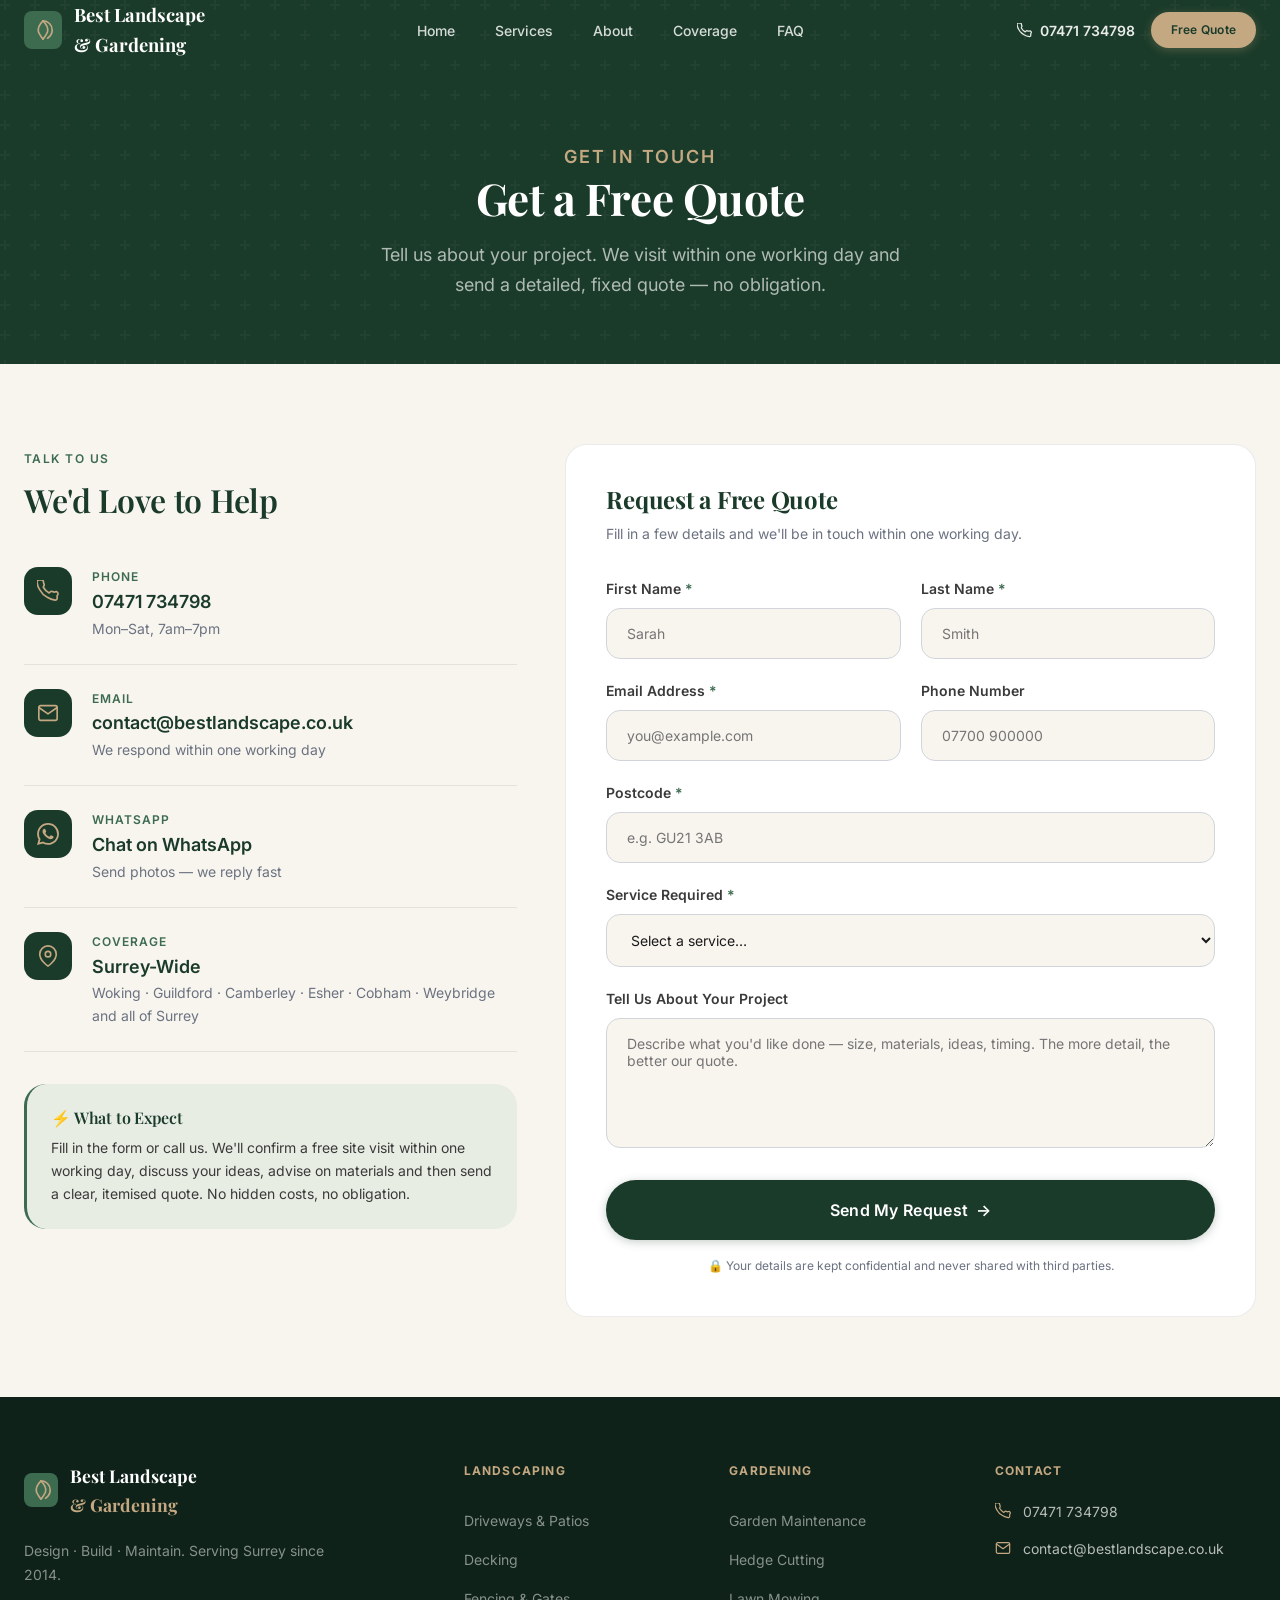
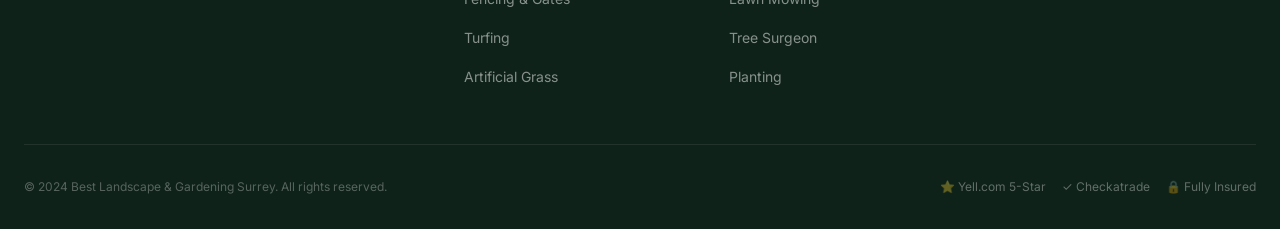
<file: contact.html>
<!DOCTYPE html>
<html lang="en-GB">
<head>
  <meta charset="UTF-8">
  <meta name="viewport" content="width=device-width, initial-scale=1.0">
  <title>Contact &amp; Free Quote | Best Landscape &amp; Gardening Surrey</title>
  <meta name="description" content="Get a free quote from Best Landscape & Gardening Surrey. Call 07471 734798, email or fill in the form — we respond within one working day.">
  <link rel="preconnect" href="https://fonts.googleapis.com">
  <link rel="preconnect" href="https://fonts.gstatic.com" crossorigin>
  <link href="https://fonts.googleapis.com/css2?family=Playfair+Display:ital,wght@0,600;0,700;0,900;1,600;1,700&family=Inter:wght@300;400;500;600&display=swap" rel="stylesheet">
  <link rel="stylesheet" href="css/styles.css">
  <link rel="icon" href="data:image/svg+xml,<svg xmlns='http://www.w3.org/2000/svg' viewBox='0 0 100 100'><rect width='100' height='100' rx='16' fill='%231B3B2A'/><text y='.9em' font-size='70' x='12'>🌿</text></svg>">
  <style>
    /* ─── CONTACT PAGE STYLES ─── */
    .contact-hero {
      background: var(--forest);
      padding: calc(var(--nav-h) + var(--sp-16)) 0 var(--sp-16);
      position: relative;
      overflow: hidden;
    }
    .contact-hero::after {
      content: '';
      position: absolute;
      inset: 0;
      background: url("data:image/svg+xml,%3Csvg width='60' height='60' viewBox='0 0 60 60' xmlns='http://www.w3.org/2000/svg'%3E%3Cg fill='%23ffffff' fill-opacity='0.03'%3E%3Cpath d='M36 34v-4h-2v4h-4v2h4v4h2v-4h4v-2h-4zm0-30V0h-2v4h-4v2h4v4h2V6h4V4h-4zM6 34v-4H4v4H0v2h4v4h2v-4h4v-2H6zM6 4V0H4v4H0v2h4v4h2V6h4V4H6z'/%3E%3C/g%3E%3C/svg%3E");
    }
    .contact-hero__inner {
      position: relative;
      z-index: 1;
      text-align: center;
    }
    .contact-hero h1 {
      color: var(--white);
      font-size: var(--sz-4xl);
      margin-bottom: var(--sp-4);
    }
    .contact-hero p {
      font-size: var(--sz-lg);
      color: rgba(255,255,255,0.65);
      max-width: 540px;
      margin: 0 auto;
    }

    .contact-grid {
      display: grid;
      grid-template-columns: 1fr 1.4fr;
      gap: var(--sp-12);
      align-items: start;
    }
    @media (max-width: 900px) {
      .contact-grid { grid-template-columns: 1fr; }
    }

    /* Info sidebar */
    .contact-info {}
    .contact-method {
      display: flex;
      align-items: flex-start;
      gap: var(--sp-5);
      padding: var(--sp-6) 0;
      border-bottom: 1px solid var(--border);
    }
    .contact-method:last-child { border-bottom: none; }
    .contact-method__icon {
      width: 48px;
      height: 48px;
      background: var(--forest);
      border-radius: var(--r-lg);
      display: flex;
      align-items: center;
      justify-content: center;
      flex-shrink: 0;
      color: var(--stone);
    }
    .contact-method__icon svg { width: 22px; height: 22px; }
    .contact-method__label {
      font-size: var(--sz-xs);
      font-weight: 600;
      letter-spacing: 0.08em;
      text-transform: uppercase;
      color: var(--moss);
      margin-bottom: var(--sp-1);
    }
    .contact-method__value {
      font-size: var(--sz-lg);
      font-weight: 600;
      color: var(--forest);
      margin-bottom: var(--sp-1);
    }
    .contact-method__value a {
      transition: color var(--dur-base);
    }
    .contact-method__value a:hover { color: var(--moss); }
    .contact-method__note {
      font-size: var(--sz-sm);
      color: var(--grey);
    }

    .response-box {
      background: var(--sage);
      border-radius: var(--r-xl);
      padding: var(--sp-6);
      margin-top: var(--sp-8);
      border-left: 3px solid var(--moss);
    }
    .response-box h4 {
      font-size: var(--sz-base);
      margin-bottom: var(--sp-2);
      color: var(--forest);
    }
    .response-box p {
      font-size: var(--sz-sm);
      color: var(--char-mid);
      line-height: 1.65;
    }

    /* Form */
    .contact-form-wrap {
      background: var(--white);
      border-radius: var(--r-xl);
      padding: var(--sp-10);
      box-shadow: var(--sh-lg);
      border: 1px solid var(--border);
    }
    .form-title {
      font-family: var(--ff-display);
      font-size: var(--sz-2xl);
      font-weight: 700;
      color: var(--forest);
      margin-bottom: var(--sp-2);
    }
    .form-sub {
      font-size: var(--sz-sm);
      color: var(--grey);
      margin-bottom: var(--sp-8);
    }

    .form-row {
      display: grid;
      grid-template-columns: 1fr 1fr;
      gap: var(--sp-5);
    }
    @media (max-width: 600px) {
      .form-row { grid-template-columns: 1fr; }
    }

    .form-group {
      display: flex;
      flex-direction: column;
      gap: var(--sp-2);
      margin-bottom: var(--sp-5);
    }
    .form-group:last-of-type { margin-bottom: 0; }

    .form-group label {
      font-size: var(--sz-sm);
      font-weight: 600;
      color: var(--char-mid);
    }
    .form-group label span {
      color: var(--moss);
    }

    .form-group input,
    .form-group select,
    .form-group textarea {
      width: 100%;
      padding: var(--sp-4) var(--sp-5);
      border: 1.5px solid var(--grey-light);
      border-radius: var(--r-lg);
      font-size: var(--sz-sm);
      color: var(--char);
      background: var(--cream);
      transition: border-color var(--dur-base), box-shadow var(--dur-base);
      outline: none;
      cursor: text;
    }
    .form-group input:focus,
    .form-group select:focus,
    .form-group textarea:focus {
      border-color: var(--moss);
      box-shadow: 0 0 0 3px rgba(61,107,80,0.12);
      background: var(--white);
    }
    .form-group textarea {
      resize: vertical;
      min-height: 130px;
    }
    .form-group select {
      cursor: none;
    }

    .form-submit {
      margin-top: var(--sp-8);
    }
    .form-submit .btn {
      width: 100%;
      justify-content: center;
      padding: var(--sp-5);
      font-size: var(--sz-base);
    }
    .form-note {
      font-size: var(--sz-xs);
      color: var(--grey);
      text-align: center;
      margin-top: var(--sp-4);
    }

    .form-success {
      display: none;
      background: rgba(61,107,80,0.08);
      border: 1px solid rgba(61,107,80,0.3);
      border-radius: var(--r-lg);
      padding: var(--sp-6);
      text-align: center;
      margin-top: var(--sp-8);
    }
    .form-success h4 {
      color: var(--moss);
      margin-bottom: var(--sp-2);
    }
    .form-success p {
      font-size: var(--sz-sm);
      color: var(--char-mid);
    }
  </style>
</head>
<body>
<div id="cursor-dot" aria-hidden="true"></div>
<div id="cursor-ring" aria-hidden="true"></div>

<!-- Nav (same as index) -->
<nav class="nav scrolled" id="main-nav" role="navigation" aria-label="Main navigation">
  <div class="container">
    <div class="nav__inner">
      <a href="index.html" class="nav__logo">
        <div class="nav__logo-mark">
          <svg viewBox="0 0 24 24" fill="none" stroke="currentColor" stroke-width="1.8" stroke-linecap="round" stroke-linejoin="round" color="#C4A882">
            <path d="M12 2a10 10 0 0 1 10 10c0 4-2 7-5 9"/>
            <path d="M12 2C8 6 6 10 7 14c1 3 3 5 5 8"/>
            <path d="M12 2c4 4 6 8 5 12-1 3-3 5-5 8"/>
          </svg>
        </div>
        <span>Best Landscape<br><span>&amp; Gardening</span></span>
      </a>
      <div class="nav__links">
        <a href="index.html"             class="nav__link">Home</a>
        <a href="services.html"          class="nav__link">Services</a>
        <a href="index.html#about"       class="nav__link">About</a>
        <a href="index.html#coverage"    class="nav__link">Coverage</a>
        <a href="index.html#faq"         class="nav__link">FAQ</a>
      </div>
      <div class="nav__actions">
        <a href="tel:07471734798" class="nav__phone">
          <svg viewBox="0 0 24 24" fill="none" stroke="currentColor" stroke-width="2" stroke-linecap="round" stroke-linejoin="round"><path d="M22 16.92v3a2 2 0 01-2.18 2 19.79 19.79 0 01-8.63-3.07A19.5 19.5 0 013.07 10.8 19.79 19.79 0 01.0 2.18 2 2 0 012 0h3a2 2 0 012 1.72c.127.96.361 1.903.7 2.81a2 2 0 01-.45 2.11L6.91 7.91a16 16 0 006.29 6.29l1.27-1.27a2 2 0 012.11-.45c.907.339 1.85.573 2.81.7A2 2 0 0122 16.92z"/></svg>
          07471 734798
        </a>
        <a href="contact.html" class="btn btn--stone btn--sm" aria-current="page">Free Quote</a>
      </div>
      <button class="nav__hamburger" id="nav-hamburger" aria-label="Toggle menu" aria-expanded="false" aria-controls="mobile-menu">
        <span></span><span></span><span></span>
      </button>
    </div>
  </div>
</nav>

<div class="mobile-menu" id="mobile-menu" aria-hidden="true">
  <nav class="mobile-menu__links">
    <a href="index.html"          class="mobile-menu__link">Home</a>
    <a href="services.html"       class="mobile-menu__link">Services</a>
    <a href="index.html#about"    class="mobile-menu__link">About</a>
    <a href="index.html#coverage" class="mobile-menu__link">Coverage</a>
    <a href="index.html#faq"      class="mobile-menu__link">FAQ</a>
    <a href="contact.html"        class="mobile-menu__link">Contact</a>
  </nav>
  <div class="mobile-menu__footer">
    <a href="tel:07471734798" class="mobile-menu__contact">📞 07471 734798</a>
    <a href="contact.html" class="btn btn--stone btn--lg" style="align-self:flex-start;">Get a Free Quote →</a>
  </div>
</div>

<!-- Hero -->
<section class="contact-hero">
  <div class="container">
    <div class="contact-hero__inner">
      <p class="eyebrow" style="color:var(--stone);">Get In Touch</p>
      <h1>Get a Free Quote</h1>
      <p>Tell us about your project. We visit within one working day and send a detailed, fixed quote — no obligation.</p>
    </div>
  </div>
</section>

<!-- Main Contact Section -->
<section class="section" style="background:var(--cream);">
  <div class="container">
    <div class="contact-grid">

      <!-- Info -->
      <div class="contact-info reveal--left">
        <p class="eyebrow">Talk to Us</p>
        <h2 style="font-size:var(--sz-3xl);margin-bottom:var(--sp-6);">We'd Love to Help</h2>

        <div class="contact-method">
          <div class="contact-method__icon">
            <svg viewBox="0 0 24 24" fill="none" stroke="currentColor" stroke-width="1.8" stroke-linecap="round" stroke-linejoin="round"><path d="M22 16.92v3a2 2 0 01-2.18 2 19.79 19.79 0 01-8.63-3.07A19.5 19.5 0 013.07 10.8 19.79 19.79 0 01.0 2.18 2 2 0 012 0h3a2 2 0 012 1.72c.127.96.361 1.903.7 2.81a2 2 0 01-.45 2.11L6.91 7.91a16 16 0 006.29 6.29l1.27-1.27a2 2 0 012.11-.45c.907.339 1.85.573 2.81.7A2 2 0 0122 16.92z"/></svg>
          </div>
          <div>
            <div class="contact-method__label">Phone</div>
            <div class="contact-method__value"><a href="tel:07471734798">07471 734798</a></div>
            <div class="contact-method__note">Mon–Sat, 7am–7pm</div>
          </div>
        </div>

        <div class="contact-method">
          <div class="contact-method__icon">
            <svg viewBox="0 0 24 24" fill="none" stroke="currentColor" stroke-width="1.8" stroke-linecap="round" stroke-linejoin="round"><path d="M4 4h16c1.1 0 2 .9 2 2v12c0 1.1-.9 2-2 2H4c-1.1 0-2-.9-2-2V6c0-1.1.9-2 2-2z"/><polyline points="22,6 12,13 2,6"/></svg>
          </div>
          <div>
            <div class="contact-method__label">Email</div>
            <div class="contact-method__value"><a href="mailto:contact@bestlandscape.co.uk">contact@bestlandscape.co.uk</a></div>
            <div class="contact-method__note">We respond within one working day</div>
          </div>
        </div>

        <div class="contact-method">
          <div class="contact-method__icon">
            <svg viewBox="0 0 24 24" fill="currentColor"><path d="M17.472 14.382c-.297-.149-1.758-.867-2.03-.967-.273-.099-.471-.148-.67.15-.197.297-.767.966-.94 1.164-.173.199-.347.223-.644.075-.297-.15-1.255-.463-2.39-1.475-.883-.788-1.48-1.761-1.653-2.059-.173-.297-.018-.458.13-.606.134-.133.298-.347.446-.52.149-.174.198-.298.298-.497.099-.198.05-.371-.025-.52-.075-.149-.669-1.612-.916-2.207-.242-.579-.487-.5-.669-.51-.173-.008-.371-.01-.57-.01-.198 0-.52.074-.792.372-.272.297-1.04 1.016-1.04 2.479 0 1.462 1.065 2.875 1.213 3.074.149.198 2.096 3.2 5.077 4.487.709.306 1.262.489 1.694.625.712.227 1.36.195 1.871.118.571-.085 1.758-.719 2.006-1.413.248-.694.248-1.289.173-1.413-.074-.124-.272-.198-.57-.347m-5.421 7.403h-.004a9.87 9.87 0 01-5.031-1.378l-.361-.214-3.741.982.998-3.648-.235-.374a9.86 9.86 0 01-1.51-5.26c.001-5.45 4.436-9.884 9.888-9.884 2.64 0 5.122 1.03 6.988 2.898a9.825 9.825 0 012.893 6.994c-.003 5.45-4.437 9.884-9.885 9.884m8.413-18.297A11.815 11.815 0 0012.05 0C5.495 0 .16 5.335.157 11.892c0 2.096.547 4.142 1.588 5.945L.057 24l6.305-1.654a11.882 11.882 0 005.683 1.448h.005c6.554 0 11.89-5.335 11.893-11.893a11.821 11.821 0 00-3.48-8.413z"/></svg>
          </div>
          <div>
            <div class="contact-method__label">WhatsApp</div>
            <div class="contact-method__value"><a href="https://wa.me/447471734798" target="_blank" rel="noopener">Chat on WhatsApp</a></div>
            <div class="contact-method__note">Send photos — we reply fast</div>
          </div>
        </div>

        <div class="contact-method">
          <div class="contact-method__icon">
            <svg viewBox="0 0 24 24" fill="none" stroke="currentColor" stroke-width="1.8" stroke-linecap="round" stroke-linejoin="round"><path d="M21 10c0 7-9 13-9 13s-9-6-9-13a9 9 0 0118 0z"/><circle cx="12" cy="10" r="3"/></svg>
          </div>
          <div>
            <div class="contact-method__label">Coverage</div>
            <div class="contact-method__value">Surrey-Wide</div>
            <div class="contact-method__note">Woking · Guildford · Camberley · Esher · Cobham · Weybridge and all of Surrey</div>
          </div>
        </div>

        <div class="response-box">
          <h4>⚡ What to Expect</h4>
          <p>Fill in the form or call us. We'll confirm a free site visit within one working day, discuss your ideas, advise on materials and then send a clear, itemised quote. No hidden costs, no obligation.</p>
        </div>
      </div>

      <!-- Form -->
      <div class="contact-form-wrap reveal--right">
        <h2 class="form-title">Request a Free Quote</h2>
        <p class="form-sub">Fill in a few details and we'll be in touch within one working day.</p>

        <form id="contact-form" novalidate>
          <div class="form-row">
            <div class="form-group">
              <label for="fname">First Name <span>*</span></label>
              <input type="text" id="fname" name="fname" placeholder="Sarah" autocomplete="given-name" required>
            </div>
            <div class="form-group">
              <label for="lname">Last Name <span>*</span></label>
              <input type="text" id="lname" name="lname" placeholder="Smith" autocomplete="family-name" required>
            </div>
          </div>

          <div class="form-row">
            <div class="form-group">
              <label for="email">Email Address <span>*</span></label>
              <input type="email" id="email" name="email" placeholder="you@example.com" autocomplete="email" required>
            </div>
            <div class="form-group">
              <label for="phone">Phone Number</label>
              <input type="tel" id="phone" name="phone" placeholder="07700 900000" autocomplete="tel">
            </div>
          </div>

          <div class="form-group">
            <label for="postcode">Postcode <span>*</span></label>
            <input type="text" id="postcode" name="postcode" placeholder="e.g. GU21 3AB" maxlength="8" autocomplete="postal-code" required>
          </div>

          <div class="form-group">
            <label for="service">Service Required <span>*</span></label>
            <select id="service" name="service" required>
              <option value="" disabled selected>Select a service…</option>
              <optgroup label="Landscaping">
                <option value="patios-driveways">Driveways &amp; Patios</option>
                <option value="decking">Decking</option>
                <option value="fencing">Fencing &amp; Gates</option>
                <option value="artificial-grass">Artificial Grass</option>
                <option value="turfing">Turfing</option>
                <option value="brickworks">Brickworks</option>
                <option value="groundworks">Groundworks</option>
              </optgroup>
              <optgroup label="Gardening">
                <option value="maintenance">Garden Maintenance</option>
                <option value="hedge-cutting">Hedge Cutting</option>
                <option value="lawn-mowing">Lawn Mowing</option>
                <option value="lawn-care">Lawn Care</option>
                <option value="tree-surgeon">Tree Surgeon</option>
                <option value="planting">Planting</option>
              </optgroup>
              <option value="multiple">Multiple Services</option>
              <option value="other">Not Sure / Other</option>
            </select>
          </div>

          <div class="form-group">
            <label for="message">Tell Us About Your Project</label>
            <textarea id="message" name="message" placeholder="Describe what you'd like done — size, materials, ideas, timing. The more detail, the better our quote."></textarea>
          </div>

          <div class="form-submit">
            <button type="submit" class="btn btn--primary">
              Send My Request
              <span class="arrow" aria-hidden="true">→</span>
            </button>
          </div>
          <p class="form-note">🔒 Your details are kept confidential and never shared with third parties.</p>
        </form>

        <div class="form-success" id="form-success" role="alert">
          <h4>✓ Message Received!</h4>
          <p>Thanks — we'll be in touch within one working day to arrange your free site visit. In the meantime, feel free to call us on <a href="tel:07471734798"><strong>07471 734798</strong></a>.</p>
        </div>
      </div>

    </div>
  </div>
</section>

<!-- Footer -->
<footer class="footer" role="contentinfo">
  <div class="container">
    <div class="footer__top">
      <div class="footer__brand">
        <a href="index.html" class="footer__logo">
          <div class="nav__logo-mark">
            <svg viewBox="0 0 24 24" fill="none" stroke="currentColor" stroke-width="1.8" stroke-linecap="round" stroke-linejoin="round" color="#C4A882">
              <path d="M12 2a10 10 0 0 1 10 10c0 4-2 7-5 9"/>
              <path d="M12 2C8 6 6 10 7 14c1 3 3 5 5 8"/>
              <path d="M12 2c4 4 6 8 5 12-1 3-3 5-5 8"/>
            </svg>
          </div>
          <span>Best Landscape<br><span style="color:var(--stone);">&amp; Gardening</span></span>
        </a>
        <p class="footer__tagline">Design · Build · Maintain. Serving Surrey since 2014.</p>
      </div>
      <div class="footer__col">
        <h5>Landscaping</h5>
        <a href="services.html#patios"           class="footer__link">Driveways &amp; Patios</a>
        <a href="services.html#decking"          class="footer__link">Decking</a>
        <a href="services.html#fencing"          class="footer__link">Fencing &amp; Gates</a>
        <a href="services.html#turfing"          class="footer__link">Turfing</a>
        <a href="services.html#artificial-grass" class="footer__link">Artificial Grass</a>
      </div>
      <div class="footer__col">
        <h5>Gardening</h5>
        <a href="services.html#maintenance"    class="footer__link">Garden Maintenance</a>
        <a href="services.html#hedge-cutting"  class="footer__link">Hedge Cutting</a>
        <a href="services.html#lawn-mowing"    class="footer__link">Lawn Mowing</a>
        <a href="services.html#tree-surgeon"   class="footer__link">Tree Surgeon</a>
        <a href="services.html#planting"       class="footer__link">Planting</a>
      </div>
      <div class="footer__col">
        <h5>Contact</h5>
        <div class="footer__contact-item">
          <svg viewBox="0 0 24 24" fill="none" stroke="currentColor" stroke-width="1.8" stroke-linecap="round" stroke-linejoin="round"><path d="M22 16.92v3a2 2 0 01-2.18 2 19.79 19.79 0 01-8.63-3.07A19.5 19.5 0 013.07 10.8 19.79 19.79 0 01.0 2.18 2 2 0 012 0h3a2 2 0 012 1.72c.127.96.361 1.903.7 2.81a2 2 0 01-.45 2.11L6.91 7.91a16 16 0 006.29 6.29l1.27-1.27a2 2 0 012.11-.45c.907.339 1.85.573 2.81.7A2 2 0 0122 16.92z"/></svg>
          <span><a href="tel:07471734798">07471 734798</a></span>
        </div>
        <div class="footer__contact-item">
          <svg viewBox="0 0 24 24" fill="none" stroke="currentColor" stroke-width="1.8" stroke-linecap="round" stroke-linejoin="round"><path d="M4 4h16c1.1 0 2 .9 2 2v12c0 1.1-.9 2-2 2H4c-1.1 0-2-.9-2-2V6c0-1.1.9-2 2-2z"/><polyline points="22,6 12,13 2,6"/></svg>
          <span><a href="mailto:contact@bestlandscape.co.uk">contact@bestlandscape.co.uk</a></span>
        </div>
      </div>
    </div>
    <div class="footer__bottom">
      <p class="footer__copy">© 2024 Best Landscape &amp; Gardening Surrey. All rights reserved.</p>
      <div class="footer__trust">
        <span>⭐ Yell.com 5-Star</span>
        <span>✓ Checkatrade</span>
        <span>🔒 Fully Insured</span>
      </div>
    </div>
  </div>
</footer>

<script src="js/main.js"></script>
<script>
  /* Contact form demo handler */
  document.getElementById('contact-form').addEventListener('submit', function(e) {
    e.preventDefault();
    this.style.display = 'none';
    document.getElementById('form-success').style.display = 'block';
  });
</script>
</body>
</html>
</file>
<file: css/styles.css>
/* ==========================================================
   BEST LANDSCAPE & GARDENING SURREY — styles.css
   Design: Premium Forest Green · Warm Stone · Cream
   Type:   Playfair Display (Display) · Inter (Body)
   ========================================================== */

/* ─── TOKENS ─────────────────────────────────────────────── */
:root {
  /* Palette */
  --forest:       #1B3B2A;
  --forest-mid:   #264D38;
  --moss:         #3D6B50;
  --moss-light:   #558A6A;
  --stone:        #C4A882;
  --stone-light:  #E6D8C4;
  --cream:        #F8F5EF;
  --sage:         #E8EDE4;
  --white:        #FFFFFF;
  --char:         #1A1A1A;
  --char-mid:     #3A3A3A;
  --grey:         #6B7280;
  --grey-light:   #D1D5DB;
  --border:       rgba(0,0,0,0.08);

  /* Typography */
  --ff-display: 'Playfair Display', Georgia, serif;
  --ff-body:    'Inter', system-ui, -apple-system, sans-serif;

  /* Type scale */
  --sz-xs:   0.75rem;
  --sz-sm:   0.875rem;
  --sz-base: 1rem;
  --sz-lg:   1.125rem;
  --sz-xl:   1.25rem;
  --sz-2xl:  1.5rem;
  --sz-3xl:  2rem;
  --sz-4xl:  2.75rem;
  --sz-hero: clamp(2.75rem, 7vw, 5.25rem);
  --sz-sub:  clamp(1rem, 2vw, 1.2rem);

  /* Spacing */
  --sp-2:  0.5rem;
  --sp-3:  0.75rem;
  --sp-4:  1rem;
  --sp-5:  1.25rem;
  --sp-6:  1.5rem;
  --sp-8:  2rem;
  --sp-10: 2.5rem;
  --sp-12: 3rem;
  --sp-16: 4rem;
  --sp-20: 5rem;
  --sp-24: 6rem;

  /* Radii */
  --r-sm:   4px;
  --r-md:   8px;
  --r-lg:   14px;
  --r-xl:   22px;
  --r-full: 9999px;

  /* Shadows */
  --sh-card:  0 2px 14px rgba(27,59,42,0.08);
  --sh-hover: 0 10px 40px rgba(27,59,42,0.16);
  --sh-nav:   0 1px 0 rgba(0,0,0,0.06), 0 4px 20px rgba(0,0,0,0.06);

  /* Transitions */
  --ease:        cubic-bezier(0.25, 0.46, 0.45, 0.94);
  --ease-spring: cubic-bezier(0.34, 1.56, 0.64, 1.0);
  --dur-fast: 160ms;
  --dur-base: 300ms;
  --dur-slow: 550ms;

  /* Layout */
  --max-w:    1280px;
  --max-w-sm: 840px;
  --nav-h:    78px;
}

/* ─── RESET ──────────────────────────────────────────────── */
*, *::before, *::after { box-sizing: border-box; margin: 0; padding: 0; }

html {
  scroll-behavior: smooth;
  -webkit-text-size-adjust: 100%;
  font-size: 16px;
}

body {
  font-family: var(--ff-body);
  font-size: var(--sz-base);
  line-height: 1.65;
  color: var(--char);
  background: var(--white);
  overflow-x: hidden;
  cursor: none; /* hide default — custom cursor takes over */
}

/* Restore default cursor for touch / non-pointer devices */
@media (hover: none) {
  body { cursor: auto; }
}

img, video { display: block; max-width: 100%; }
a { color: inherit; text-decoration: none; }
button { cursor: none; font-family: inherit; border: none; background: none; }
ul, ol { list-style: none; }
input, textarea, select { font-family: inherit; }

/* ─── CUSTOM CURSOR ──────────────────────────────────────── */
#cursor-dot,
#cursor-ring {
  position: fixed;
  border-radius: 50%;
  pointer-events: none;
  z-index: 9999;
  transform: translate(-50%, -50%);
  opacity: 0;
  transition: opacity var(--dur-base) var(--ease);
  will-change: left, top;
}

#cursor-dot {
  width: 7px;
  height: 7px;
  background: var(--moss);
  z-index: 10000;
  transition: opacity var(--dur-base) var(--ease),
              background var(--dur-fast) var(--ease),
              width var(--dur-fast) var(--ease),
              height var(--dur-fast) var(--ease);
}

#cursor-ring {
  width: 38px;
  height: 38px;
  border: 1.5px solid var(--moss);
  transition: opacity var(--dur-base) var(--ease),
              width var(--dur-base) var(--ease-spring),
              height var(--dur-base) var(--ease-spring),
              border-color var(--dur-base) var(--ease);
}

#cursor-dot.visible,
#cursor-ring.visible { opacity: 1; }

#cursor-dot.link-hover {
  width: 5px;
  height: 5px;
  background: var(--stone);
}
#cursor-ring.link-hover {
  width: 58px;
  height: 58px;
  border-color: var(--stone);
  opacity: 0.55;
}
#cursor-dot.btn-hover {
  background: var(--white);
}
#cursor-ring.btn-hover {
  width: 64px;
  height: 64px;
  border-color: var(--stone);
  background: rgba(196,168,130,0.12);
  opacity: 0.9;
}

/* ─── TYPOGRAPHY ─────────────────────────────────────────── */
h1, h2, h3, h4 {
  font-family: var(--ff-display);
  line-height: 1.2;
  letter-spacing: -0.01em;
  color: var(--forest);
}
h1 { font-size: var(--sz-hero); font-weight: 700; }
h2 { font-size: var(--sz-4xl); font-weight: 600; }
h3 { font-size: var(--sz-2xl); font-weight: 600; }
h4 { font-size: var(--sz-xl); font-weight: 600; }

.eyebrow {
  display: inline-block;
  font-size: var(--sz-xs);
  font-weight: 600;
  letter-spacing: 0.12em;
  text-transform: uppercase;
  color: var(--moss);
  margin-bottom: var(--sp-3);
}

.lead {
  font-size: var(--sz-lg);
  line-height: 1.7;
  color: var(--char-mid);
}

/* ─── LAYOUT ─────────────────────────────────────────────── */
.container {
  width: 100%;
  max-width: var(--max-w);
  margin: 0 auto;
  padding: 0 var(--sp-6);
}
.container--narrow {
  max-width: var(--max-w-sm);
}

.section {
  padding: var(--sp-20) 0;
}
.section--lg {
  padding: var(--sp-24) 0;
}
.section--sm {
  padding: var(--sp-12) 0;
}
.section-header {
  margin-bottom: var(--sp-12);
}
.section-header--center {
  text-align: center;
  max-width: 680px;
  margin-left: auto;
  margin-right: auto;
  margin-bottom: var(--sp-12);
}

/* ─── BUTTONS ────────────────────────────────────────────── */
.btn {
  display: inline-flex;
  align-items: center;
  gap: var(--sp-2);
  padding: var(--sp-4) var(--sp-8);
  border-radius: var(--r-full);
  font-size: var(--sz-sm);
  font-weight: 600;
  letter-spacing: 0.02em;
  transition: transform var(--dur-base) var(--ease),
              box-shadow var(--dur-base) var(--ease),
              background var(--dur-base) var(--ease),
              color var(--dur-base) var(--ease);
  white-space: nowrap;
  cursor: none;
}
.btn:hover { transform: translateY(-2px); }
.btn:active { transform: translateY(0); }

.btn--primary {
  background: var(--forest);
  color: var(--white);
  box-shadow: 0 2px 10px rgba(27,59,42,0.25);
}
.btn--primary:hover {
  background: var(--moss);
  box-shadow: 0 6px 24px rgba(27,59,42,0.30);
}

.btn--outline {
  background: transparent;
  color: var(--forest);
  border: 1.5px solid currentColor;
}
.btn--outline:hover {
  background: var(--forest);
  color: var(--white);
  border-color: var(--forest);
}

.btn--ghost {
  background: rgba(255,255,255,0.12);
  color: var(--white);
  border: 1.5px solid rgba(255,255,255,0.3);
  backdrop-filter: blur(6px);
}
.btn--ghost:hover {
  background: rgba(255,255,255,0.22);
  border-color: rgba(255,255,255,0.6);
}

.btn--stone {
  background: var(--stone);
  color: var(--forest);
  box-shadow: 0 2px 10px rgba(196,168,130,0.3);
}
.btn--stone:hover {
  background: var(--stone-light);
  box-shadow: 0 6px 24px rgba(196,168,130,0.4);
}

.btn--sm {
  padding: var(--sp-2) var(--sp-5);
  font-size: var(--sz-xs);
}
.btn--lg {
  padding: var(--sp-5) var(--sp-10);
  font-size: var(--sz-base);
}

/* Arrow icon in buttons */
.btn .arrow {
  display: inline-block;
  transition: transform var(--dur-base) var(--ease);
}
.btn:hover .arrow { transform: translateX(4px); }

/* ─── BADGE ──────────────────────────────────────────────── */
.badge {
  display: inline-flex;
  align-items: center;
  gap: var(--sp-2);
  padding: var(--sp-2) var(--sp-4);
  background: rgba(255,255,255,0.15);
  border: 1px solid rgba(255,255,255,0.25);
  border-radius: var(--r-full);
  font-size: var(--sz-xs);
  font-weight: 500;
  color: var(--white);
  backdrop-filter: blur(8px);
}
.badge--green {
  background: rgba(61,107,80,0.15);
  border-color: rgba(61,107,80,0.3);
  color: var(--moss);
}
.badge .dot {
  width: 6px;
  height: 6px;
  background: currentColor;
  border-radius: 50%;
  opacity: 0.7;
}

/* ─── NAVIGATION ─────────────────────────────────────────── */
.nav {
  position: fixed;
  top: 0;
  left: 0;
  right: 0;
  height: var(--nav-h);
  z-index: 1000;
  transition: background var(--dur-base) var(--ease),
              box-shadow var(--dur-base) var(--ease),
              height var(--dur-base) var(--ease);
}
.nav.scrolled {
  background: var(--white);
  box-shadow: var(--sh-nav);
  height: 64px;
}

.nav__inner {
  display: flex;
  align-items: center;
  justify-content: space-between;
  height: 100%;
  gap: var(--sp-8);
}

/* Logo */
.nav__logo {
  display: flex;
  align-items: center;
  gap: var(--sp-3);
  font-family: var(--ff-display);
  font-size: 1.15rem;
  font-weight: 700;
  color: var(--white);
  transition: color var(--dur-base) var(--ease);
  flex-shrink: 0;
}
.nav.scrolled .nav__logo { color: var(--forest); }
.nav__logo-mark {
  width: 38px;
  height: 38px;
  background: var(--moss);
  border-radius: var(--r-md);
  display: flex;
  align-items: center;
  justify-content: center;
  flex-shrink: 0;
}
.nav__logo-mark svg { width: 22px; height: 22px; }
.nav__logo-text span { color: var(--stone); }

/* Desktop links */
.nav__links {
  display: flex;
  align-items: center;
  gap: var(--sp-2);
  flex: 1;
  justify-content: center;
}
.nav__link {
  position: relative;
  padding: var(--sp-2) var(--sp-4);
  font-size: var(--sz-sm);
  font-weight: 500;
  color: rgba(255,255,255,0.82);
  border-radius: var(--r-md);
  transition: color var(--dur-base) var(--ease);
}
.nav.scrolled .nav__link { color: var(--char-mid); }
.nav__link::after {
  content: '';
  position: absolute;
  bottom: 2px;
  left: var(--sp-4);
  right: var(--sp-4);
  height: 1.5px;
  background: var(--stone);
  transform: scaleX(0);
  transform-origin: left;
  transition: transform var(--dur-base) var(--ease);
}
.nav__link:hover { color: var(--white); }
.nav.scrolled .nav__link:hover { color: var(--forest); }
.nav__link:hover::after { transform: scaleX(1); }

/* Services dropdown toggle */
.nav__link--dropdown {
  display: flex;
  align-items: center;
  gap: var(--sp-1);
}
.nav__link--dropdown .chevron {
  display: inline-block;
  transition: transform var(--dur-base) var(--ease);
}
.nav__link--dropdown.open .chevron { transform: rotate(180deg); }

.nav__dropdown {
  position: absolute;
  top: calc(100% + var(--sp-3));
  left: 50%;
  transform: translateX(-50%) translateY(-8px);
  min-width: 580px;
  background: var(--white);
  border-radius: var(--r-lg);
  box-shadow: 0 4px 32px rgba(0,0,0,0.14);
  padding: var(--sp-6);
  display: none;
  pointer-events: none;
  opacity: 0;
  transition: opacity var(--dur-base) var(--ease), transform var(--dur-base) var(--ease);
}
.nav__link--dropdown.open .nav__dropdown {
  display: block;
  pointer-events: auto;
  opacity: 1;
  transform: translateX(-50%) translateY(0);
}
.nav__dropdown-grid {
  display: grid;
  grid-template-columns: 1fr 1fr;
  gap: var(--sp-4);
}
.nav__dropdown-col h5 {
  font-size: var(--sz-xs);
  font-weight: 600;
  letter-spacing: 0.1em;
  text-transform: uppercase;
  color: var(--moss);
  margin-bottom: var(--sp-3);
  padding-bottom: var(--sp-3);
  border-bottom: 1px solid var(--border);
}
.nav__dropdown-item {
  display: block;
  padding: var(--sp-2) var(--sp-3);
  border-radius: var(--r-md);
  font-size: var(--sz-sm);
  color: var(--char-mid);
  transition: background var(--dur-fast) var(--ease), color var(--dur-fast) var(--ease);
}
.nav__dropdown-item:hover {
  background: var(--sage);
  color: var(--forest);
}

/* Nav CTA & Phone */
.nav__actions {
  display: flex;
  align-items: center;
  gap: var(--sp-4);
  flex-shrink: 0;
}
.nav__phone {
  display: flex;
  align-items: center;
  gap: var(--sp-2);
  font-size: var(--sz-sm);
  font-weight: 600;
  color: rgba(255,255,255,0.9);
  transition: color var(--dur-base) var(--ease);
}
.nav.scrolled .nav__phone { color: var(--forest); }
.nav__phone svg { width: 15px; height: 15px; }

/* Hamburger */
.nav__hamburger {
  display: none;
  flex-direction: column;
  justify-content: center;
  align-items: center;
  width: 40px;
  height: 40px;
  gap: 5px;
  border-radius: var(--r-md);
  background: rgba(255,255,255,0.1);
  transition: background var(--dur-base) var(--ease);
}
.nav.scrolled .nav__hamburger { background: var(--sage); }
.nav__hamburger span {
  display: block;
  width: 20px;
  height: 1.5px;
  background: var(--white);
  border-radius: 2px;
  transition: transform var(--dur-base) var(--ease),
              opacity var(--dur-base) var(--ease),
              background var(--dur-base) var(--ease);
}
.nav.scrolled .nav__hamburger span { background: var(--forest); }
.nav__hamburger.open span:nth-child(1) { transform: translateY(6.5px) rotate(45deg); }
.nav__hamburger.open span:nth-child(2) { opacity: 0; transform: scaleX(0); }
.nav__hamburger.open span:nth-child(3) { transform: translateY(-6.5px) rotate(-45deg); }

/* ─── MOBILE MENU ────────────────────────────────────────── */
.mobile-menu {
  position: fixed;
  inset: 0;
  z-index: 999;
  background: var(--forest);
  display: flex;
  flex-direction: column;
  padding: calc(var(--nav-h) + var(--sp-8)) var(--sp-6) var(--sp-8);
  transform: translateX(100%);
  transition: transform var(--dur-slow) var(--ease);
  overflow-y: auto;
}
.mobile-menu.open { transform: translateX(0); }
.mobile-menu__links { flex: 1; }
.mobile-menu__link {
  display: block;
  font-family: var(--ff-display);
  font-size: var(--sz-3xl);
  font-weight: 600;
  color: rgba(255,255,255,0.85);
  padding: var(--sp-4) 0;
  border-bottom: 1px solid rgba(255,255,255,0.1);
  transition: color var(--dur-base) var(--ease), padding-left var(--dur-base) var(--ease);
}
.mobile-menu__link:hover {
  color: var(--stone);
  padding-left: var(--sp-4);
}
.mobile-menu__sub {
  padding: var(--sp-3) 0 var(--sp-4) var(--sp-6);
  display: none;
}
.mobile-menu__sub.open { display: block; }
.mobile-menu__sub a {
  display: block;
  font-size: var(--sz-base);
  color: rgba(255,255,255,0.6);
  padding: var(--sp-2) 0;
  font-family: var(--ff-body);
  transition: color var(--dur-base) var(--ease);
}
.mobile-menu__sub a:hover { color: var(--stone); }
.mobile-menu__footer {
  padding-top: var(--sp-8);
  border-top: 1px solid rgba(255,255,255,0.12);
  display: flex;
  flex-direction: column;
  gap: var(--sp-4);
}
.mobile-menu__contact {
  font-size: var(--sz-lg);
  font-weight: 600;
  color: var(--white);
}

/* ─── HERO ───────────────────────────────────────────────── */
.hero {
  position: relative;
  min-height: 100svh;
  display: flex;
  align-items: center;
  overflow: hidden;
}

.hero__bg {
  position: absolute;
  inset: 0;
  z-index: 0;
}
.hero__bg img {
  width: 100%;
  height: 100%;
  object-fit: cover;
  object-position: center 30%;
  transform: scale(1.05);
  animation: heroZoom 14s ease-out forwards;
}
@keyframes heroZoom {
  from { transform: scale(1.08); }
  to   { transform: scale(1.00); }
}

.hero__overlay {
  position: absolute;
  inset: 0;
  background: linear-gradient(
    135deg,
    rgba(12,30,20,0.82) 0%,
    rgba(27,59,42,0.70) 45%,
    rgba(12,30,20,0.55) 100%
  );
}

.hero__content {
  position: relative;
  z-index: 1;
  max-width: 780px;
  padding: calc(var(--nav-h) + var(--sp-16)) var(--sp-6) var(--sp-20);
}

.hero__eyebrow {
  font-size: var(--sz-xs);
  font-weight: 600;
  letter-spacing: 0.14em;
  text-transform: uppercase;
  color: var(--stone);
  margin-bottom: var(--sp-5);
  opacity: 0;
  animation: fadeUp 0.7s 0.2s var(--ease) forwards;
}

.hero__headline {
  font-family: var(--ff-display);
  font-size: var(--sz-hero);
  font-weight: 700;
  line-height: 1.08;
  letter-spacing: -0.02em;
  color: var(--white);
  margin-bottom: var(--sp-6);
  opacity: 0;
  animation: fadeUp 0.8s 0.35s var(--ease) forwards;
}
.hero__headline em {
  font-style: italic;
  color: var(--stone);
}

.hero__sub {
  font-size: var(--sz-sub);
  line-height: 1.7;
  color: rgba(255,255,255,0.78);
  max-width: 560px;
  margin-bottom: var(--sp-10);
  opacity: 0;
  animation: fadeUp 0.8s 0.5s var(--ease) forwards;
}

.hero__ctas {
  display: flex;
  align-items: center;
  flex-wrap: wrap;
  gap: var(--sp-4);
  margin-bottom: var(--sp-12);
  opacity: 0;
  animation: fadeUp 0.8s 0.65s var(--ease) forwards;
}

.hero__trust {
  display: flex;
  align-items: center;
  flex-wrap: wrap;
  gap: var(--sp-3);
  opacity: 0;
  animation: fadeUp 0.8s 0.82s var(--ease) forwards;
}

/* Scroll hint */
.hero__scroll {
  position: absolute;
  bottom: var(--sp-8);
  left: 50%;
  transform: translateX(-50%);
  display: flex;
  flex-direction: column;
  align-items: center;
  gap: var(--sp-2);
  color: rgba(255,255,255,0.45);
  font-size: var(--sz-xs);
  letter-spacing: 0.08em;
  text-transform: uppercase;
  z-index: 1;
  animation: fadeIn 1s 1.4s var(--ease) both;
}
.hero__scroll-line {
  width: 1px;
  height: 48px;
  background: rgba(255,255,255,0.25);
  position: relative;
  overflow: hidden;
}
.hero__scroll-line::after {
  content: '';
  position: absolute;
  top: -100%;
  left: 0;
  width: 100%;
  height: 100%;
  background: var(--stone);
  animation: scrollLine 2s 1.6s ease-in-out infinite;
}
@keyframes scrollLine {
  0%   { top: -100%; }
  50%  { top: 100%; }
  100% { top: 100%; }
}

/* ─── STATS BAR ──────────────────────────────────────────── */
.stats {
  background: var(--forest);
  padding: var(--sp-8) 0;
}
.stats__grid {
  display: grid;
  grid-template-columns: repeat(4, 1fr);
  gap: var(--sp-4);
}
.stats__item {
  display: flex;
  align-items: center;
  gap: var(--sp-4);
  padding: var(--sp-5) var(--sp-6);
}
.stats__item + .stats__item {
  border-left: 1px solid rgba(255,255,255,0.1);
}
.stats__icon {
  width: 44px;
  height: 44px;
  background: rgba(255,255,255,0.08);
  border-radius: var(--r-md);
  display: flex;
  align-items: center;
  justify-content: center;
  flex-shrink: 0;
  color: var(--stone);
}
.stats__icon svg { width: 22px; height: 22px; }
.stats__text {}
.stats__value {
  font-family: var(--ff-display);
  font-size: var(--sz-2xl);
  font-weight: 700;
  color: var(--white);
  line-height: 1.1;
}
.stats__label {
  font-size: var(--sz-xs);
  color: rgba(255,255,255,0.55);
  letter-spacing: 0.04em;
  margin-top: 2px;
}

/* ─── SERVICES ───────────────────────────────────────────── */
.services { background: var(--cream); }
.services__tabs {
  display: flex;
  gap: var(--sp-2);
  margin-bottom: var(--sp-10);
  background: var(--white);
  border-radius: var(--r-full);
  padding: var(--sp-2);
  width: fit-content;
  box-shadow: var(--sh-card);
}
.services__tab {
  padding: var(--sp-3) var(--sp-8);
  border-radius: var(--r-full);
  font-size: var(--sz-sm);
  font-weight: 600;
  color: var(--grey);
  transition: all var(--dur-base) var(--ease);
  cursor: none;
}
.services__tab.active {
  background: var(--forest);
  color: var(--white);
  box-shadow: 0 2px 10px rgba(27,59,42,0.22);
}
.services__tab:not(.active):hover {
  color: var(--forest);
  background: var(--sage);
}

.services__panel { display: none; }
.services__panel.active { display: block; }

.services__grid {
  display: grid;
  grid-template-columns: repeat(auto-fill, minmax(300px, 1fr));
  gap: var(--sp-5);
}

.service-card {
  position: relative;
  background: var(--white);
  border-radius: var(--r-xl);
  overflow: hidden;
  box-shadow: var(--sh-card);
  transition: transform var(--dur-base) var(--ease),
              box-shadow var(--dur-base) var(--ease);
  display: flex;
  flex-direction: column;
}
.service-card:hover {
  transform: translateY(-6px);
  box-shadow: var(--sh-hover);
}

.service-card__img {
  height: 220px;
  overflow: hidden;
  position: relative;
}
.service-card__img img {
  width: 100%;
  height: 100%;
  object-fit: cover;
  transition: transform var(--dur-slow) var(--ease);
}
.service-card:hover .service-card__img img {
  transform: scale(1.07);
}
.service-card__category {
  position: absolute;
  top: var(--sp-4);
  left: var(--sp-4);
  font-size: var(--sz-xs);
  font-weight: 600;
  letter-spacing: 0.08em;
  text-transform: uppercase;
  color: var(--white);
  background: rgba(27,59,42,0.75);
  padding: var(--sp-1) var(--sp-3);
  border-radius: var(--r-full);
  backdrop-filter: blur(4px);
}

.service-card__body {
  padding: var(--sp-6);
  flex: 1;
  display: flex;
  flex-direction: column;
}
.service-card__title {
  font-family: var(--ff-display);
  font-size: var(--sz-xl);
  font-weight: 600;
  color: var(--forest);
  margin-bottom: var(--sp-2);
}
.service-card__desc {
  font-size: var(--sz-sm);
  color: var(--grey);
  line-height: 1.7;
  flex: 1;
  margin-bottom: var(--sp-5);
}
.service-card__tags {
  display: flex;
  flex-wrap: wrap;
  gap: var(--sp-2);
  margin-bottom: var(--sp-5);
}
.service-card__tag {
  font-size: 11px;
  font-weight: 500;
  color: var(--moss);
  background: rgba(61,107,80,0.1);
  padding: 3px 10px;
  border-radius: var(--r-full);
}
.service-card__link {
  display: inline-flex;
  align-items: center;
  gap: var(--sp-2);
  font-size: var(--sz-sm);
  font-weight: 600;
  color: var(--moss);
  transition: gap var(--dur-base) var(--ease), color var(--dur-base) var(--ease);
  margin-top: auto;
}
.service-card:hover .service-card__link {
  gap: var(--sp-3);
  color: var(--forest);
}
.service-card__link svg { width: 16px; height: 16px; }

/* ─── WHY CHOOSE US ──────────────────────────────────────── */
.why-us { background: var(--white); }
.why-us__grid {
  display: grid;
  grid-template-columns: repeat(3, 1fr);
  gap: var(--sp-6);
}
.why-card {
  padding: var(--sp-8);
  border-radius: var(--r-xl);
  background: var(--cream);
  border: 1px solid rgba(0,0,0,0.05);
  transition: transform var(--dur-base) var(--ease), box-shadow var(--dur-base) var(--ease);
}
.why-card:hover {
  transform: translateY(-4px);
  box-shadow: var(--sh-card);
}
.why-card__icon {
  width: 56px;
  height: 56px;
  background: var(--forest);
  border-radius: var(--r-lg);
  display: flex;
  align-items: center;
  justify-content: center;
  margin-bottom: var(--sp-6);
  color: var(--stone);
}
.why-card__icon svg { width: 28px; height: 28px; }
.why-card__title {
  font-size: var(--sz-xl);
  font-weight: 600;
  color: var(--forest);
  margin-bottom: var(--sp-3);
}
.why-card__desc {
  font-size: var(--sz-sm);
  line-height: 1.75;
  color: var(--grey);
}

/* ─── ABOUT / SPLIT ──────────────────────────────────────── */
.about { background: var(--cream); }
.about__inner {
  display: grid;
  grid-template-columns: 1fr 1fr;
  gap: var(--sp-16);
  align-items: center;
}
.about__img-wrap {
  position: relative;
}
.about__img {
  border-radius: var(--r-xl);
  overflow: hidden;
  aspect-ratio: 4/5;
}
.about__img img {
  width: 100%;
  height: 100%;
  object-fit: cover;
}
.about__img-accent {
  position: absolute;
  bottom: -var(--sp-6);
  right: -var(--sp-6);
  width: 180px;
  background: var(--forest);
  border-radius: var(--r-lg);
  padding: var(--sp-5) var(--sp-6);
  color: var(--white);
  bottom: calc(-1 * var(--sp-4));
  right: calc(-1 * var(--sp-4));
}
.about__img-accent strong {
  display: block;
  font-family: var(--ff-display);
  font-size: var(--sz-3xl);
  font-weight: 700;
  color: var(--stone);
  line-height: 1;
  margin-bottom: var(--sp-1);
}
.about__img-accent span {
  font-size: var(--sz-xs);
  color: rgba(255,255,255,0.65);
  line-height: 1.4;
}

.about__content h2 { margin-bottom: var(--sp-5); }
.about__content .lead { margin-bottom: var(--sp-5); }
.about__content p {
  font-size: var(--sz-sm);
  color: var(--char-mid);
  line-height: 1.75;
  margin-bottom: var(--sp-4);
}
.about__checklist {
  margin: var(--sp-8) 0;
}
.about__check {
  display: flex;
  align-items: center;
  gap: var(--sp-3);
  font-size: var(--sz-sm);
  font-weight: 500;
  color: var(--char-mid);
  padding: var(--sp-3) 0;
  border-bottom: 1px solid var(--border);
}
.about__check:first-child { border-top: 1px solid var(--border); }
.about__check-icon {
  width: 22px;
  height: 22px;
  background: rgba(61,107,80,0.12);
  border-radius: 50%;
  display: flex;
  align-items: center;
  justify-content: center;
  flex-shrink: 0;
  color: var(--moss);
}
.about__check-icon svg { width: 12px; height: 12px; }

/* ─── COVERAGE ───────────────────────────────────────────── */
.coverage { background: var(--forest); }
.coverage .section-header--center h2 { color: var(--white); }
.coverage .section-header--center .lead { color: rgba(255,255,255,0.65); }
.coverage .eyebrow { color: var(--stone); }

.coverage__grid {
  display: grid;
  grid-template-columns: repeat(4, 1fr);
  gap: var(--sp-3);
  margin-bottom: var(--sp-10);
}
.coverage__town {
  padding: var(--sp-3) var(--sp-5);
  background: rgba(255,255,255,0.07);
  border: 1px solid rgba(255,255,255,0.1);
  border-radius: var(--r-full);
  font-size: var(--sz-sm);
  font-weight: 500;
  color: rgba(255,255,255,0.75);
  text-align: center;
  transition: background var(--dur-base) var(--ease), color var(--dur-base) var(--ease);
}
.coverage__town:hover {
  background: rgba(196,168,130,0.2);
  color: var(--stone-light);
  border-color: rgba(196,168,130,0.4);
}
.coverage__cta {
  text-align: center;
}
.postcode-form {
  display: inline-flex;
  background: rgba(255,255,255,0.1);
  border: 1px solid rgba(255,255,255,0.2);
  border-radius: var(--r-full);
  overflow: hidden;
  backdrop-filter: blur(6px);
  max-width: 420px;
  width: 100%;
}
.postcode-form input {
  flex: 1;
  padding: var(--sp-4) var(--sp-6);
  background: transparent;
  color: var(--white);
  font-size: var(--sz-sm);
  outline: none;
  border: none;
}
.postcode-form input::placeholder { color: rgba(255,255,255,0.45); }
.postcode-form button {
  padding: var(--sp-4) var(--sp-6);
  background: var(--stone);
  color: var(--forest);
  font-size: var(--sz-sm);
  font-weight: 600;
  white-space: nowrap;
  transition: background var(--dur-base) var(--ease);
  cursor: none;
}
.postcode-form button:hover { background: var(--stone-light); }
#postcode-result {
  margin-top: var(--sp-4);
  font-size: var(--sz-sm);
  color: var(--stone);
  min-height: 24px;
  text-align: center;
}

/* ─── FAQ ────────────────────────────────────────────────── */
.faq { background: var(--white); }
.faq__list {
  max-width: 760px;
  margin: 0 auto;
  display: flex;
  flex-direction: column;
  gap: var(--sp-3);
}
.faq-item {
  border-radius: var(--r-lg);
  background: var(--cream);
  border: 1px solid var(--border);
  overflow: hidden;
  transition: box-shadow var(--dur-base) var(--ease);
}
.faq-item.open {
  box-shadow: var(--sh-card);
}
.faq-item__trigger {
  display: flex;
  align-items: center;
  justify-content: space-between;
  gap: var(--sp-4);
  padding: var(--sp-6);
  cursor: none;
  width: 100%;
  text-align: left;
}
.faq-item__q {
  font-size: var(--sz-base);
  font-weight: 600;
  color: var(--forest);
  line-height: 1.4;
}
.faq-item__icon {
  width: 28px;
  height: 28px;
  background: var(--sage);
  border-radius: 50%;
  display: flex;
  align-items: center;
  justify-content: center;
  flex-shrink: 0;
  color: var(--moss);
  transition: background var(--dur-base) var(--ease),
              transform var(--dur-base) var(--ease),
              color var(--dur-base) var(--ease);
}
.faq-item.open .faq-item__icon {
  transform: rotate(45deg);
  background: var(--forest);
  color: var(--white);
}
.faq-item__icon svg { width: 14px; height: 14px; }
.faq-item__body {
  overflow: hidden;
  max-height: 0;
  transition: max-height var(--dur-slow) var(--ease);
}
.faq-item__a {
  padding: 0 var(--sp-6) var(--sp-6);
  font-size: var(--sz-sm);
  color: var(--char-mid);
  line-height: 1.75;
}

/* ─── CTA BANNER ─────────────────────────────────────────── */
.cta-banner {
  background: var(--forest);
  position: relative;
  overflow: hidden;
}
.cta-banner::before {
  content: '';
  position: absolute;
  inset: 0;
  background: url("data:image/svg+xml,%3Csvg width='60' height='60' viewBox='0 0 60 60' xmlns='http://www.w3.org/2000/svg'%3E%3Cg fill='none' fill-rule='evenodd'%3E%3Cg fill='%23ffffff' fill-opacity='0.03'%3E%3Cpath d='M36 34v-4h-2v4h-4v2h4v4h2v-4h4v-2h-4zm0-30V0h-2v4h-4v2h4v4h2V6h4V4h-4zM6 34v-4H4v4H0v2h4v4h2v-4h4v-2H6zM6 4V0H4v4H0v2h4v4h2V6h4V4H6z'/%3E%3C/g%3E%3C/g%3E%3C/svg%3E");
}
.cta-banner__inner {
  position: relative;
  display: grid;
  grid-template-columns: 1fr auto;
  gap: var(--sp-12);
  align-items: center;
  padding: var(--sp-16) 0;
}
.cta-banner__title {
  font-family: var(--ff-display);
  font-size: var(--sz-4xl);
  font-weight: 700;
  color: var(--white);
  margin-bottom: var(--sp-3);
  line-height: 1.15;
}
.cta-banner__sub {
  font-size: var(--sz-base);
  color: rgba(255,255,255,0.65);
  max-width: 500px;
}
.cta-banner__actions {
  display: flex;
  flex-direction: column;
  gap: var(--sp-3);
  align-items: flex-start;
  flex-shrink: 0;
}
.cta-banner__phone {
  display: flex;
  align-items: center;
  gap: var(--sp-3);
  color: var(--white);
  font-size: var(--sz-2xl);
  font-weight: 700;
  font-family: var(--ff-display);
}
.cta-banner__phone svg {
  width: 20px;
  height: 20px;
  color: var(--stone);
}

/* ─── FOOTER ─────────────────────────────────────────────── */
.footer {
  background: #0E2219;
  padding: var(--sp-16) 0 var(--sp-8);
}
.footer__top {
  display: grid;
  grid-template-columns: 1.8fr 1fr 1fr 1.2fr;
  gap: var(--sp-12);
  padding-bottom: var(--sp-12);
  border-bottom: 1px solid rgba(255,255,255,0.08);
  margin-bottom: var(--sp-8);
}
.footer__brand {}
.footer__logo {
  display: flex;
  align-items: center;
  gap: var(--sp-3);
  margin-bottom: var(--sp-5);
  color: var(--white);
  font-family: var(--ff-display);
  font-size: 1.1rem;
  font-weight: 700;
}
.footer__logo .nav__logo-mark {
  width: 34px;
  height: 34px;
}
.footer__tagline {
  font-size: var(--sz-sm);
  color: rgba(255,255,255,0.5);
  line-height: 1.7;
  max-width: 300px;
  margin-bottom: var(--sp-6);
}
.footer__social {
  display: flex;
  gap: var(--sp-3);
}
.footer__social a {
  width: 38px;
  height: 38px;
  background: rgba(255,255,255,0.08);
  border-radius: var(--r-md);
  display: flex;
  align-items: center;
  justify-content: center;
  color: rgba(255,255,255,0.55);
  transition: background var(--dur-base) var(--ease), color var(--dur-base) var(--ease);
}
.footer__social a:hover {
  background: var(--moss);
  color: var(--white);
}
.footer__social svg { width: 18px; height: 18px; }

.footer__col h5 {
  font-size: var(--sz-xs);
  font-weight: 700;
  letter-spacing: 0.1em;
  text-transform: uppercase;
  color: var(--stone);
  margin-bottom: var(--sp-5);
}
.footer__link {
  display: block;
  font-size: var(--sz-sm);
  color: rgba(255,255,255,0.50);
  padding: var(--sp-2) 0;
  transition: color var(--dur-base) var(--ease);
}
.footer__link:hover { color: var(--white); }

.footer__contact-item {
  display: flex;
  align-items: flex-start;
  gap: var(--sp-3);
  margin-bottom: var(--sp-4);
}
.footer__contact-item svg {
  width: 16px;
  height: 16px;
  color: var(--stone);
  flex-shrink: 0;
  margin-top: 2px;
}
.footer__contact-item span {
  font-size: var(--sz-sm);
  color: rgba(255,255,255,0.55);
  line-height: 1.5;
}
.footer__contact-item a {
  color: rgba(255,255,255,0.7);
  transition: color var(--dur-base) var(--ease);
}
.footer__contact-item a:hover { color: var(--white); }

.footer__bottom {
  display: flex;
  align-items: center;
  justify-content: space-between;
  flex-wrap: wrap;
  gap: var(--sp-4);
}
.footer__copy {
  font-size: var(--sz-xs);
  color: rgba(255,255,255,0.3);
}
.footer__trust {
  display: flex;
  align-items: center;
  gap: var(--sp-4);
}
.footer__trust span {
  font-size: var(--sz-xs);
  color: rgba(255,255,255,0.35);
}

/* ─── SCROLL REVEAL ──────────────────────────────────────── */
.reveal {
  opacity: 0;
  transform: translateY(24px);
  transition: opacity var(--dur-slow) var(--ease),
              transform var(--dur-slow) var(--ease);
}
.reveal.visible {
  opacity: 1;
  transform: translateY(0);
}
.reveal--left {
  opacity: 0;
  transform: translateX(-32px);
  transition: opacity var(--dur-slow) var(--ease),
              transform var(--dur-slow) var(--ease);
}
.reveal--right {
  opacity: 0;
  transform: translateX(32px);
  transition: opacity var(--dur-slow) var(--ease),
              transform var(--dur-slow) var(--ease);
}
.reveal--left.visible,
.reveal--right.visible {
  opacity: 1;
  transform: translateX(0);
}

/* Staggered children */
.stagger > * {
  opacity: 0;
  transform: translateY(20px);
  transition: opacity var(--dur-slow) var(--ease),
              transform var(--dur-slow) var(--ease);
}
.stagger.visible > *:nth-child(1)  { opacity: 1; transform: none; transition-delay: 0ms; }
.stagger.visible > *:nth-child(2)  { opacity: 1; transform: none; transition-delay: 80ms; }
.stagger.visible > *:nth-child(3)  { opacity: 1; transform: none; transition-delay: 160ms; }
.stagger.visible > *:nth-child(4)  { opacity: 1; transform: none; transition-delay: 240ms; }
.stagger.visible > *:nth-child(5)  { opacity: 1; transform: none; transition-delay: 320ms; }
.stagger.visible > *:nth-child(6)  { opacity: 1; transform: none; transition-delay: 400ms; }
.stagger.visible > *:nth-child(7)  { opacity: 1; transform: none; transition-delay: 80ms; }

/* ─── ANIMATIONS ─────────────────────────────────────────── */
@keyframes fadeUp {
  from { opacity: 0; transform: translateY(20px); }
  to   { opacity: 1; transform: translateY(0); }
}
@keyframes fadeIn {
  from { opacity: 0; }
  to   { opacity: 1; }
}

/* ─── DECORATIVE DIVIDER ─────────────────────────────────── */
.divider {
  height: 1px;
  background: linear-gradient(to right, transparent, var(--stone-light), transparent);
  margin: 0;
}

/* Section vine underline effect */
.underline-vine {
  position: relative;
  display: inline-block;
}
.underline-vine::after {
  content: '';
  position: absolute;
  bottom: -4px;
  left: 0;
  width: 100%;
  height: 2px;
  background: var(--stone);
  transform: scaleX(0);
  transform-origin: left;
  transition: transform 0.8s var(--ease);
}
.underline-vine.visible::after {
  transform: scaleX(1);
}

/* ─── REVIEWS STRIP ──────────────────────────────────────── */
.reviews { background: var(--sage); }
.reviews__grid {
  display: grid;
  grid-template-columns: repeat(3, 1fr);
  gap: var(--sp-5);
}
.review-card {
  background: var(--white);
  border-radius: var(--r-xl);
  padding: var(--sp-8);
  box-shadow: var(--sh-card);
  display: flex;
  flex-direction: column;
  gap: var(--sp-4);
}
.review-card__stars {
  display: flex;
  gap: 2px;
  color: #F59E0B;
}
.review-card__stars svg { width: 16px; height: 16px; }
.review-card__text {
  font-size: var(--sz-sm);
  line-height: 1.75;
  color: var(--char-mid);
  font-style: italic;
  flex: 1;
}
.review-card__author {
  font-size: var(--sz-sm);
  font-weight: 600;
  color: var(--forest);
}
.review-card__source {
  font-size: var(--sz-xs);
  color: var(--grey);
}

/* ─── RESPONSIVE ─────────────────────────────────────────── */
@media (max-width: 1024px) {
  .stats__grid { grid-template-columns: repeat(2, 1fr); }
  .stats__item + .stats__item { border-left: none; }
  .stats__grid .stats__item:nth-child(2n+1) { border-right: 1px solid rgba(255,255,255,0.1); }
  
  .why-us__grid { grid-template-columns: repeat(2, 1fr); }
  .about__inner { grid-template-columns: 1fr; gap: var(--sp-12); }
  .about__img { aspect-ratio: 16/9; }
  .coverage__grid { grid-template-columns: repeat(3, 1fr); }
  .footer__top { grid-template-columns: 1fr 1fr; }
  .cta-banner__inner { grid-template-columns: 1fr; gap: var(--sp-8); }
  .cta-banner__actions { flex-direction: row; align-items: center; }
  
  .nav__links { display: none; }
  .nav__phone { display: none; }
  .nav__hamburger { display: flex; }
}

@media (max-width: 768px) {
  :root {
    --sz-hero: clamp(2.25rem, 9vw, 3.5rem);
    --sz-4xl: 2rem;
    --sz-3xl: 1.6rem;
  }
  
  .section { padding: var(--sp-16) 0; }
  .section--lg { padding: var(--sp-20) 0; }
  
  .services__grid { grid-template-columns: 1fr; }
  .services__tabs { width: 100%; }
  .services__tab { flex: 1; text-align: center; }
  
  .why-us__grid { grid-template-columns: 1fr; }
  .coverage__grid { grid-template-columns: repeat(2, 1fr); }
  
  .reviews__grid { grid-template-columns: 1fr; }
  
  .cta-banner__actions { flex-direction: column; }
  .cta-banner__phone { font-size: var(--sz-xl); }
  
  .footer__top { grid-template-columns: 1fr; gap: var(--sp-8); }
  .footer__bottom { flex-direction: column; }
  
  .hero__scroll { display: none; }
  .stats__grid { grid-template-columns: 1fr 1fr; }
  .stats__item + .stats__item { border: none; }
}

@media (max-width: 480px) {
  .container { padding: 0 var(--sp-5); }
  .hero__ctas { flex-direction: column; }
  .coverage__grid { grid-template-columns: repeat(2, 1fr); }
  .stats__grid { grid-template-columns: 1fr 1fr; }
}

/* ─── REDUCED MOTION ─────────────────────────────────────── */
@media (prefers-reduced-motion: reduce) {
  *, *::before, *::after {
    animation-duration: 0.01ms !important;
    transition-duration: 0.01ms !important;
  }
  #cursor-dot, #cursor-ring { display: none; }
  body { cursor: auto; }
  button { cursor: pointer; }
}
</file>
